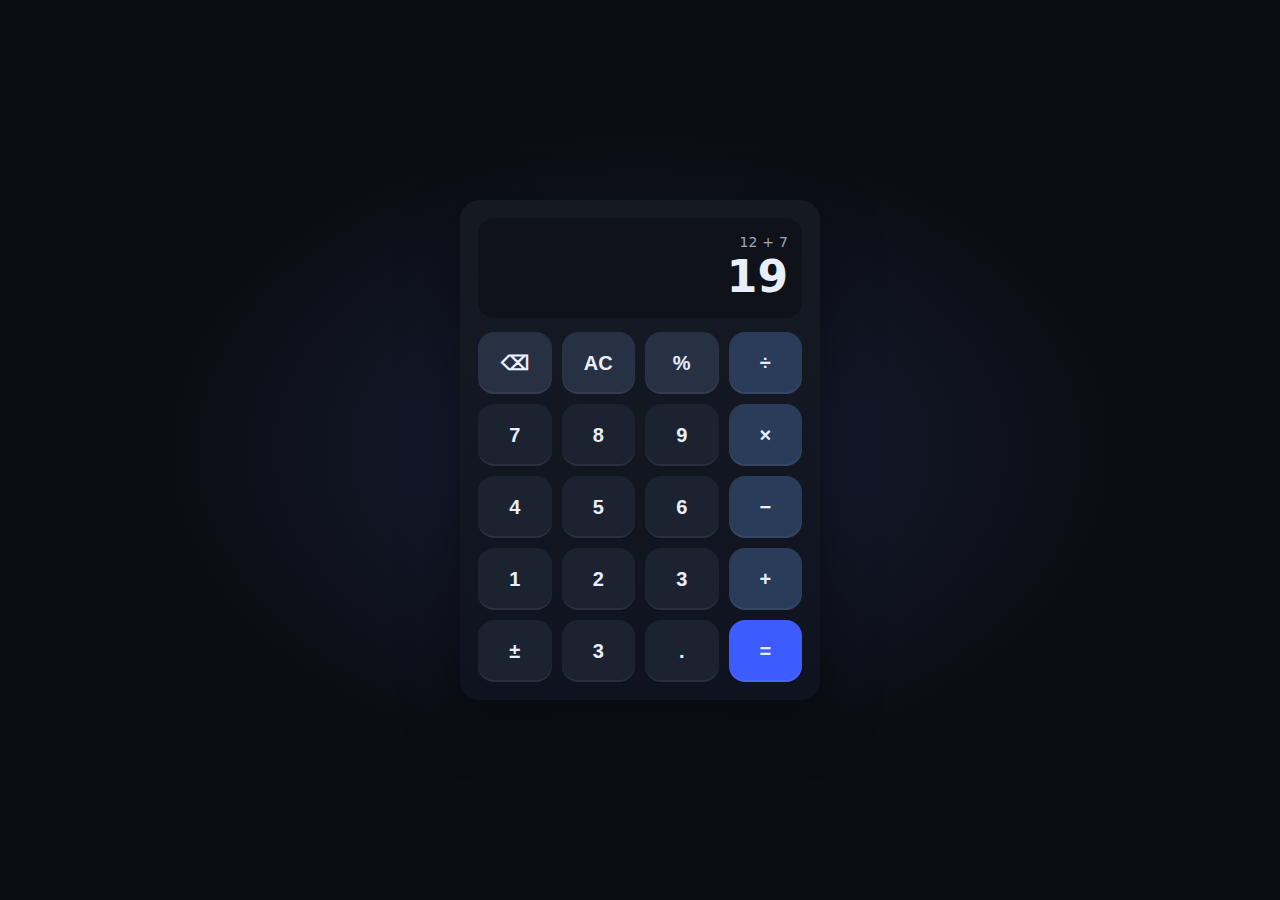
<file: index.html>
<!doctype html>
<html lang="ko">
<head>
  <meta charset="UTF-8" />
  <meta name="viewport" content="width=device-width, initial-scale=1.0" />
  <title>안성원 1주차 과제</title>
  <link rel="stylesheet" href="./styles.css" />
</head>
<body>
  <main class="app">
    <section class="calc" aria-label="calculator">
      <header class="display" aria-label="display">
        <div class="display_history">12 + 7</div>
        <div class="display_result">19</div>
      </header>

      <div class="keys" aria-label="keys">
        <button class="key key--util">⌫</button>
        <button class="key key--util">AC</button>
        <button class="key key--util">%</button>
        <button class="key key--op">÷</button>

        <button class="key">7</button>
        <button class="key">8</button>
        <button class="key">9</button>
        <button class="key key--op">×</button>

        <button class="key">4</button>
        <button class="key">5</button>
        <button class="key">6</button>
        <button class="key key--op">−</button>

        <button class="key">1</button>
        <button class="key">2</button>
        <button class="key">3</button>
        <button class="key key--op">+</button>

        <button class="key">±</button>
        <button class="key">3</button>
        <button class="key">.</button>
        <button class="key key--eq">=</button>
      </div>
    </section>
  </main>
</body>
</html>
</file>
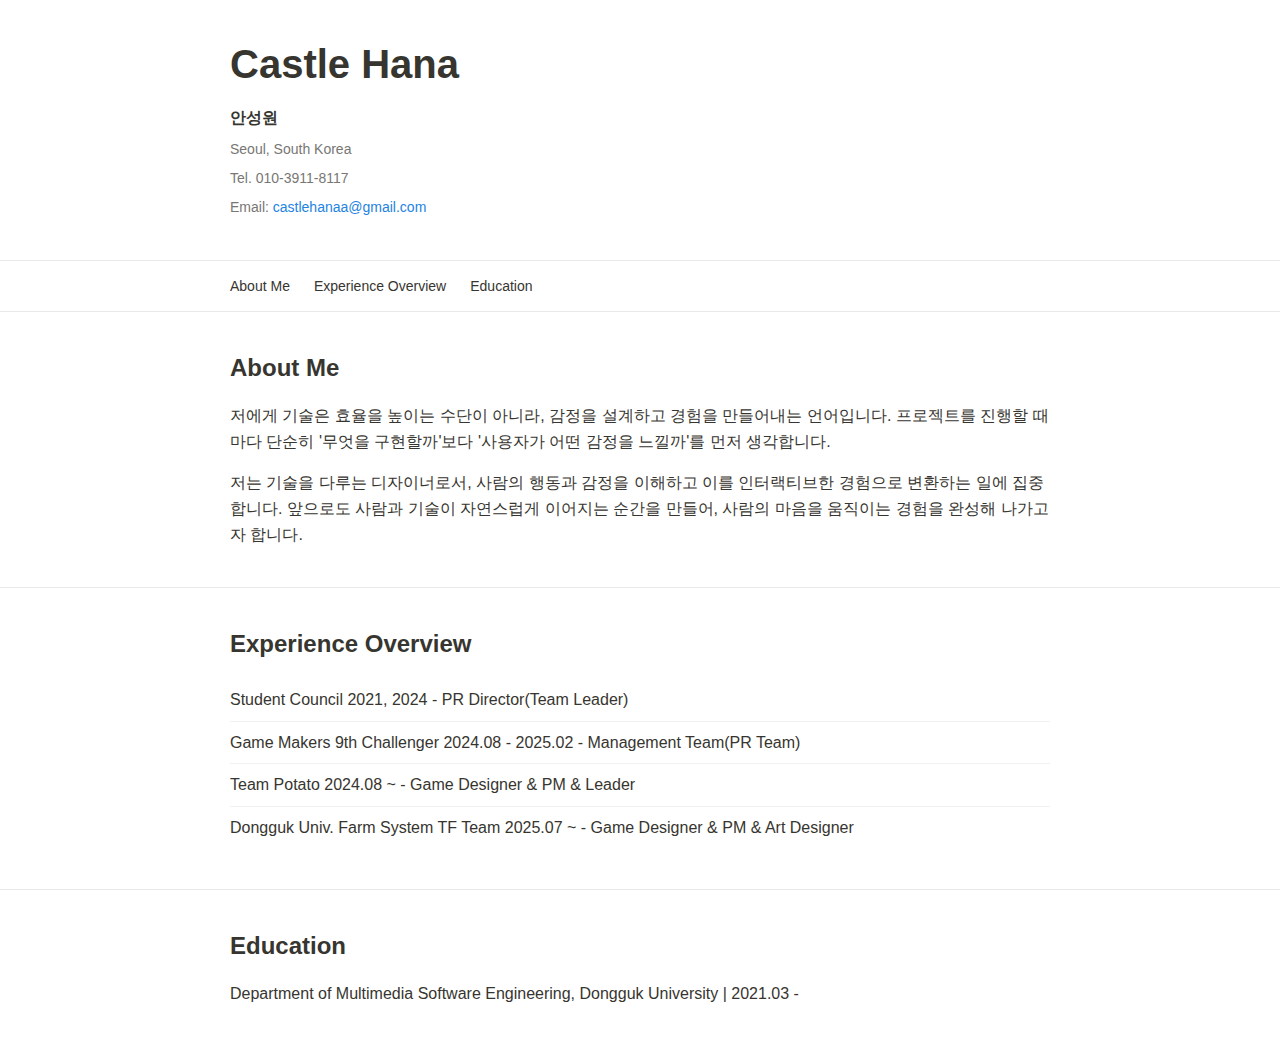
<file: 1Week/index.html>
<!DOCTYPE html>
<html lang="ko">
<head>
    <meta charset="UTF-8">
    <meta name="viewport" content="width=device-width, initial-scale=1.0">
    <title>Castle Hana</title>
    <link rel="stylesheet" href="styles.css">
</head>
<body>
    <header class="header">
        <div class="container">
            <h1 class="header-title">Castle Hana</h1>
            <div class="header-info">
                <p class="header-name">안성원</p>
                <p class="header-location">Seoul, South Korea</p>
                <p class="header-contact">Tel. 010-3911-8117</p>
                <p class="header-email">Email: <a href="mailto:castlehana@gmail.com">castlehanaa@gmail.com</a></p>
            </div>
        </div>
    </header>

    <nav class="navbar">
        <div class="nav-container">
            <input type="checkbox" id="menuToggle" class="menu-checkbox">
            <label for="menuToggle" class="menu-toggle" aria-label="메뉴 토글">
                <span></span>
                <span></span>
                <span></span>
            </label>
            <ul class="nav-menu">
                <li><a href="#about" class="nav-link">About Me</a></li>
                <li><a href="#experience" class="nav-link">Experience Overview</a></li>
                <li><a href="#education" class="nav-link">Education</a></li>
            </ul>
        </div>
    </nav>

    <main class="main-content">
        <section id="about" class="section">
            <div class="container">
                <h2 class="section-title">About Me</h2>
                <div class="section-content">
                    <p>저에게 기술은 효율을 높이는 수단이 아니라, 감정을 설계하고 경험을 만들어내는 언어입니다. 프로젝트를 진행할 때마다 단순히 '무엇을 구현할까'보다 '사용자가 어떤 감정을 느낄까'를 먼저 생각합니다.</p>
                    <p>저는 기술을 다루는 디자이너로서, 사람의 행동과 감정을 이해하고 이를 인터랙티브한 경험으로 변환하는 일에 집중합니다. 앞으로도 사람과 기술이 자연스럽게 이어지는 순간을 만들어, 사람의 마음을 움직이는 경험을 완성해 나가고자 합니다.</p>
                </div>
            </div>
        </section>

        <section id="experience" class="section">
            <div class="container">
                <h2 class="section-title">Experience Overview</h2>
                <div class="section-content">
                    <ul class="experience-list">
                        <li>Student Council 2021, 2024 - PR Director(Team Leader)</li>
                        <li>Game Makers 9th Challenger 2024.08 - 2025.02 - Management Team(PR Team)</li>
                        <li>Team Potato 2024.08 ~ - Game Designer & PM & Leader</li>
                        <li>Dongguk Univ. Farm System TF Team 2025.07 ~ - Game Designer & PM & Art Designer</li>
                    </ul>
                </div>
            </div>
        </section>

        <section id="education" class="section">
            <div class="container">
                <h2 class="section-title">Education</h2>
                <div class="section-content">
                    <p>Department of Multimedia Software Engineering, Dongguk University | 2021.03 -</p>
                </div>
            </div>
        </section>
    </main>
</body>
</html>
</file>
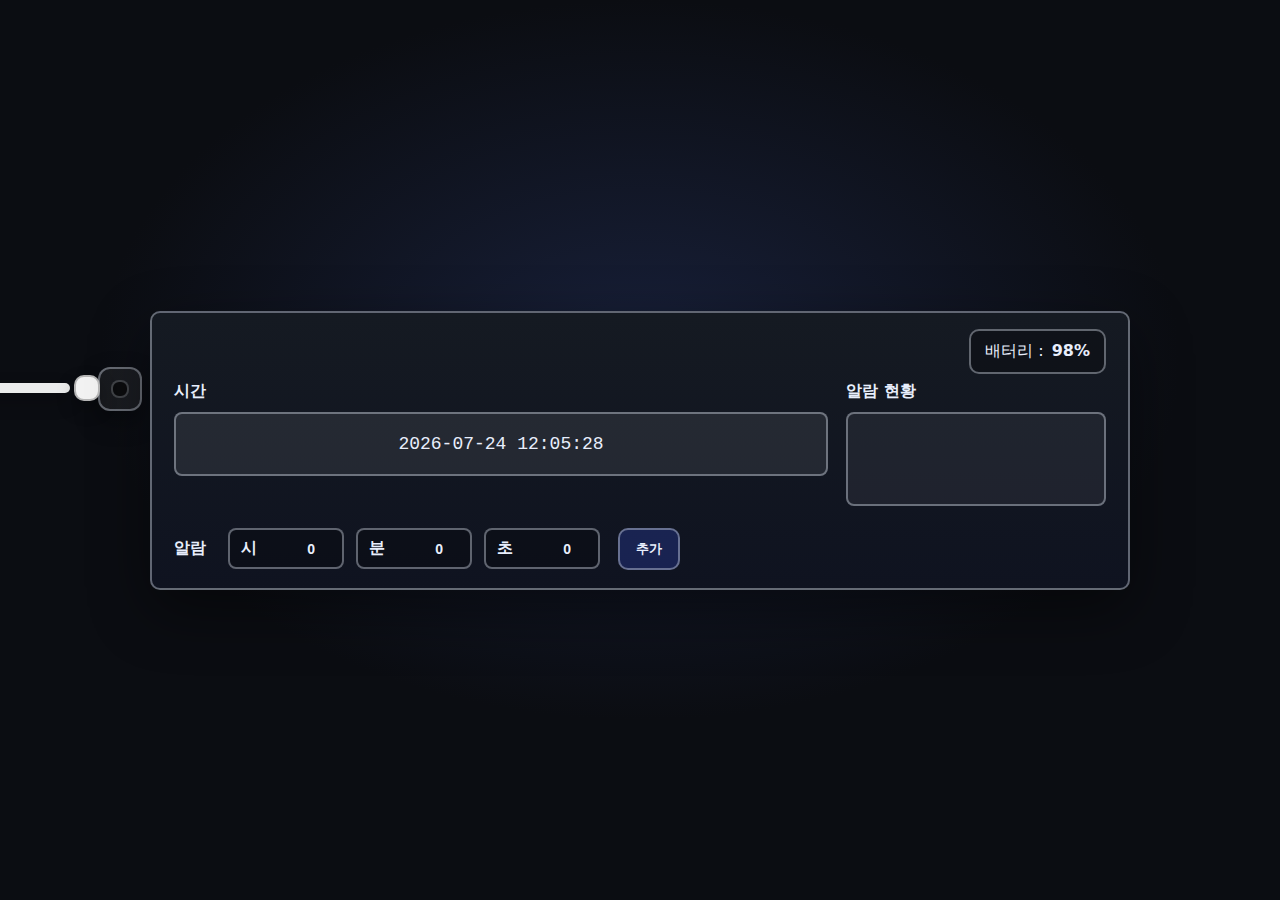
<file: 3Week/Project 1/index.html>
<!doctype html>
<html lang="ko">
<head>
  <meta charset="UTF-8" />
  <meta name="viewport" content="width=device-width, initial-scale=1.0" />
  <title>Project#1 시계</title>
  <link rel="stylesheet" href="./styles.css" />
</head>
<body>
  <main class="app">
    <section class="clock" aria-label="clock">

      <!-- frame 밖에 충전 요소를 놓기 위해 wrapper -->
      <div class="stage">

        <!-- (밖) 연결 단자 -->
        <div class="port" id="port" aria-label="charging port">
          <span class="port__hole"></span>
        </div>

        <!-- (밖) 드래그 가능한 굵은 흰 선(케이블) -->
        <div class="cable" id="cable" role="button" aria-label="charging cable">
          <div class="cable__line"></div>
          <div class="cable__head" id="cableHead"></div>
        </div>

        <!-- 시계 박스 -->
        <div class="frame">

          <!-- (우상단) 배터리 박스 -->
          <div class="battery" id="batteryBox" aria-label="battery">
            <span class="battery__label">배터리 :</span>
            <strong class="battery__value" id="batteryText">100%</strong>
          </div>

          <!-- (중앙 레이아웃) -->
          <div class="layout">
            <div class="timeArea">
              <div class="label">시간</div>
              <div class="timeBox" id="timeDisplay">---- -- -- --:--:--</div>
            </div>

            <div class="statusArea">
              <div class="label">알람 현황</div>
              <div class="statusBox" id="alarmStatusBox"></div>
            </div>

            <div class="alarmRow">
              <div class="alarmRow__label">알람</div>

              <div class="mini">
                <span class="mini__txt">시</span>
                <input id="hour" class="mini__input" type="number" min="0" max="23" value="0" />
              </div>

              <div class="mini">
                <span class="mini__txt">분</span>
                <input id="min" class="mini__input" type="number" min="0" max="59" value="0" />
              </div>

              <div class="mini">
                <span class="mini__txt">초</span>
                <input id="sec" class="mini__input" type="number" min="0" max="59" value="0" />
              </div>

              <button class="btn" id="addAlarmBtn" type="button">추가</button>
            </div>
          </div>

        </div>
      </div>
    </section>
  </main>

  <script>
    const $ = (s) => document.querySelector(s);

    const timeDisplay = $("#timeDisplay");
    const batteryText = $("#batteryText");
    const batteryBox  = $("#batteryBox");
    const alarmStatusBox = $("#alarmStatusBox");

    const hourInput = $("#hour");
    const minInput  = $("#min");
    const secInput  = $("#sec");
    const addAlarmBtn = $("#addAlarmBtn");

    // NEW: port + cable
    const port = $("#port");
    const cable = $("#cable");
    const cableHead = $("#cableHead");

    // FR1/FR2
    let battery = 100;
    let charging = false;

    // FR3/FR4
    const alarms = []; // { hh, mm, ss, firedKey }
    let lastSecondKey = "";

    function pad2(n){ return String(n).padStart(2,"0"); }
    function clamp(n, lo, hi){ return Math.max(lo, Math.min(hi, n)); }

    function formatNow(d){
      const yyyy = d.getFullYear();
      const mm = pad2(d.getMonth()+1);
      const dd = pad2(d.getDate());
      const hh = pad2(d.getHours());
      const mi = pad2(d.getMinutes());
      const ss = pad2(d.getSeconds());
      return `${yyyy}-${mm}-${dd} ${hh}:${mi}:${ss}`;
    }

    function setBattery(next){
      battery = clamp(next, 0, 100);
      batteryText.textContent = `${battery}%`;

      if (battery === 0) timeDisplay.classList.add("off");
      else timeDisplay.classList.remove("off");
    }

    function renderAlarmStatus(){
      if (alarms.length === 0){
        alarmStatusBox.textContent = "";
        alarmStatusBox.classList.remove("hasText");
        return;
      }

      const sorted = [...alarms].sort((a,b)=>{
        const ta = a.hh*3600 + a.mm*60 + a.ss;
        const tb = b.hh*3600 + b.mm*60 + b.ss;
        return ta - tb;
      });

      alarmStatusBox.textContent = sorted
        .map((a,i)=> `${i+1}. ${pad2(a.hh)}:${pad2(a.mm)}:${pad2(a.ss)}`)
        .join("\n");

      alarmStatusBox.classList.add("hasText");
    }

    function beep(ms=450){
      try{
        const ctx = new (window.AudioContext || window.webkitAudioContext)();
        const osc = ctx.createOscillator();
        const gain = ctx.createGain();
        osc.type = "square";
        osc.frequency.value = 880;
        gain.gain.value = 0.03;
        osc.connect(gain); gain.connect(ctx.destination);
        osc.start();
        setTimeout(()=>{ osc.stop(); ctx.close(); }, ms);
      }catch(e){}
    }

    function fireAlarm(atText){
      alarmStatusBox.classList.add("ring");
      beep(600);
      setTimeout(()=> alarmStatusBox.classList.remove("ring"), 800);
      alert(`알람! ${atText}`);
    }

    function setCharging(on){
      charging = on;
      batteryBox.classList.toggle("charging", on); // 연두 글로우
      port.classList.toggle("connected", on);
      cable.classList.toggle("connected", on);
    }

    function tick(){
      const now = new Date();
      timeDisplay.textContent = formatNow(now);

      const secondKey = `${now.getFullYear()}-${now.getMonth()}-${now.getDate()}-${now.getHours()}-${now.getMinutes()}-${now.getSeconds()}`;
      if (secondKey !== lastSecondKey){
        lastSecondKey = secondKey;

        // 배터리 증감
        if (charging) setBattery(battery + 1);
        else setBattery(battery - 1);

        // 알람 체크
        const hh = now.getHours(), mm = now.getMinutes(), ss = now.getSeconds();
        const todayKey = `${now.getFullYear()}-${now.getMonth()+1}-${now.getDate()}`;

        alarms.forEach(a=>{
          const firedKey = `${todayKey}-${a.hh}-${a.mm}-${a.ss}`;
          if (a.hh===hh && a.mm===mm && a.ss===ss && a.firedKey!==firedKey){
            a.firedKey = firedKey;
            fireAlarm(`${pad2(a.hh)}:${pad2(a.mm)}:${pad2(a.ss)}`);
          }
        });

        renderAlarmStatus();
      }

      requestAnimationFrame(tick);
    }

    // 알람 추가(최대 3개)
    addAlarmBtn.addEventListener("click", ()=>{
      if (alarms.length >= 3){
        alert("최대 3개 알람까지만 가능합니다.");
        return;
      }

      let hh = clamp(Number(hourInput.value||0), 0, 23);
      let mm = clamp(Number(minInput.value||0), 0, 59);
      let ss = clamp(Number(secInput.value||0), 0, 59);

      hourInput.value = hh;
      minInput.value  = mm;
      secInput.value  = ss;

      const exists = alarms.some(a => a.hh===hh && a.mm===mm && a.ss===ss);
      if (exists){
        alert("같은 시간이 이미 등록되어 있습니다.");
        return;
      }

      alarms.push({ hh, mm, ss, firedKey: "" });
      renderAlarmStatus();
    });

    let dragging = false;
    let dragOffsetX = 0;
    let dragOffsetY = 0;

    function getCenterRect(el){
      const r = el.getBoundingClientRect();
      return { cx: (r.left + r.right)/2, cy: (r.top + r.bottom)/2, rect: r };
    }

    function headTouchesPort(){
      const p = port.getBoundingClientRect();
      const h = getCenterRect(cableHead);
      // 헤드 중심점이 포트 내부면 접촉
      return (h.cx >= p.left && h.cx <= p.right && h.cy >= p.top && h.cy <= p.bottom);
    }

    function updateConnectState(){
      setCharging(headTouchesPort());
    }

    function setCablePos(clientX, clientY){
      // cable은 stage 기준 absolute (left/top)
      const stage = document.querySelector(".stage");
      const s = stage.getBoundingClientRect();
      const x = clientX - s.left - dragOffsetX;
      const y = clientY - s.top  - dragOffsetY;

      cable.style.left = `${x}px`;
      cable.style.top  = `${y}px`;

      updateConnectState();
    }

    cable.addEventListener("pointerdown", (e)=>{
      dragging = true;
      cable.setPointerCapture(e.pointerId);

      const r = cable.getBoundingClientRect();
      dragOffsetX = e.clientX - r.left;
      dragOffsetY = e.clientY - r.top;

      cable.classList.add("dragging");
    });

    cable.addEventListener("pointermove", (e)=>{
      if (!dragging) return;
      setCablePos(e.clientX, e.clientY);
    });

    cable.addEventListener("pointerup", ()=>{
      dragging = false;
      cable.classList.remove("dragging");
      updateConnectState();
    });

    cable.addEventListener("pointercancel", ()=>{
      dragging = false;
      cable.classList.remove("dragging");
      updateConnectState();
    });

    // 시작
    setBattery(100);
    renderAlarmStatus();

    window.addEventListener("load", ()=>{
      // 초기 연결 상태 계산
      updateConnectState();
      requestAnimationFrame(tick);
    });

    window.addEventListener("resize", updateConnectState);
  </script>
</body>
</html>
</file>
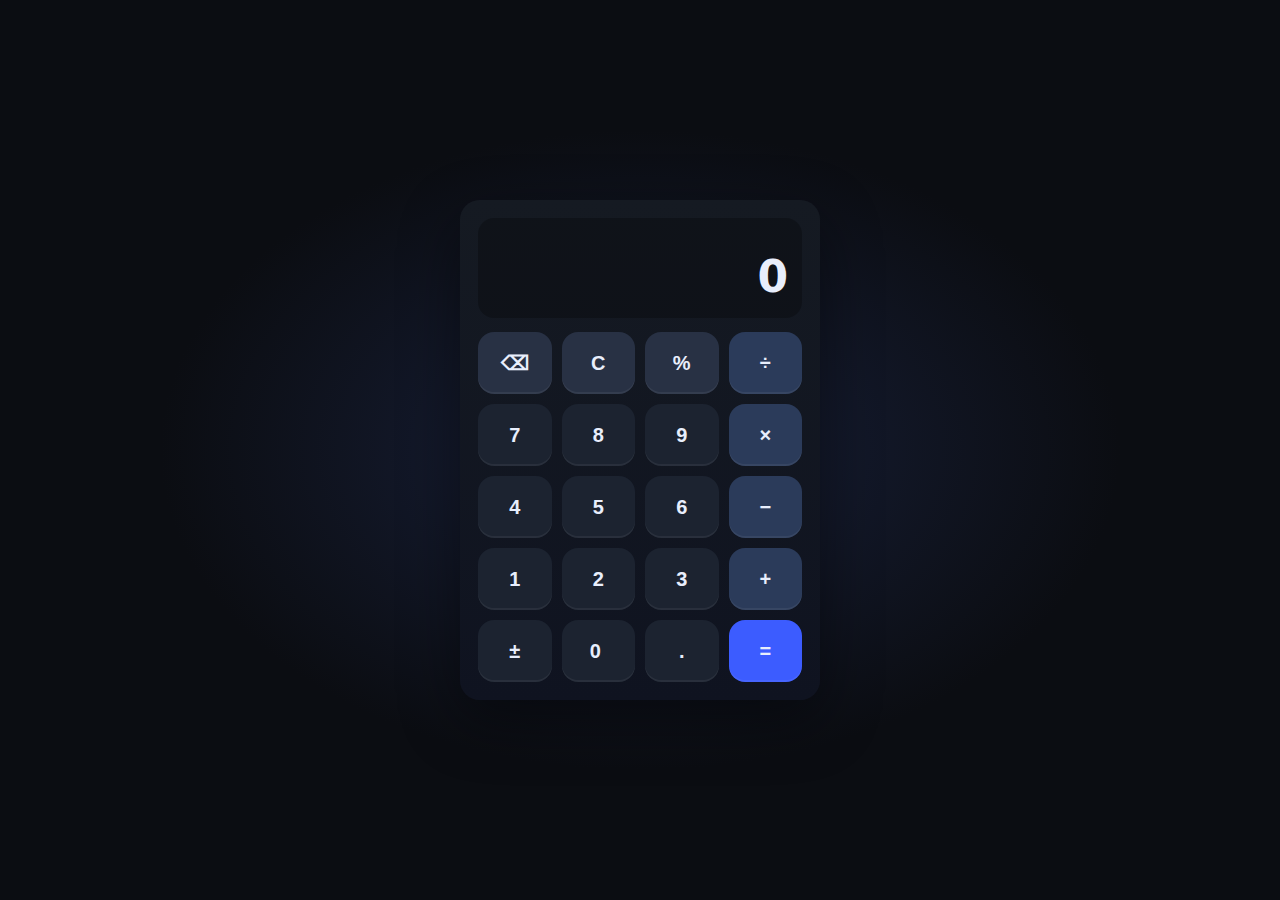
<file: 3Week/Project 2/index.html>
<!-- index.html (전체) -->
<!doctype html>
<html lang="ko">
<head>
  <meta charset="UTF-8" />
  <meta name="viewport" content="width=device-width, initial-scale=1.0" />
  <title>Project#2 계산기</title>
  <link rel="stylesheet" href="./styles.css" />
</head>
<body>
  <main class="app">
    <section class="calc" aria-label="calculator">
      <header class="display" aria-label="display">
        <!-- FR2: 입력된 숫자/연산 기호 표시 (여기 클릭하면 FR5 기록 토글) -->
        <div class="display_history" id="history"></div>
        <div class="display_result" id="result">0</div>
      </header>

      <!-- 기존 레이아웃/디자인 유지: classes 그대로, data-*만 추가 -->
      <div class="keys" aria-label="keys">
        <!-- 1행 -->
        <button class="key key--util" data-action="back">⌫</button>
        <button class="key key--util" data-action="c">C</button>
        <button class="key key--util" data-action="ce">%</button>
        <button class="key key--op" data-op="/">÷</button>

        <!-- 2행 -->
        <button class="key" data-num="7">7</button>
        <button class="key" data-num="8">8</button>
        <button class="key" data-num="9">9</button>
        <button class="key key--op" data-op="*">×</button>

        <!-- 3행 -->
        <button class="key" data-num="4">4</button>
        <button class="key" data-num="5">5</button>
        <button class="key" data-num="6">6</button>
        <button class="key key--op" data-op="-">−</button>

        <!-- 4행 -->
        <button class="key" data-num="1">1</button>
        <button class="key" data-num="2">2</button>
        <button class="key" data-num="3">3</button>
        <button class="key key--op" data-op="+">+</button>

        <!-- 5행 -->
        <button class="key" data-action="sign">±</button>
        <button class="key key--zero" data-num="0">0</button>
        <button class="key" data-action="dot">.</button>
        <button class="key key--eq" data-action="eq">=</button>
      </div>
    </section>
  </main>

  <script>
    // -------------------------
    // FR1: 숫자(0~9), 사칙연산(+,-,*,/)
    // FR2: 상단에 현재 입력 수식 표시
    // FR3: '=' 누르면 결과 표시
    // FR4: AC(C) 전체 초기화 / %(CE) 현재 입력만 초기화 / ⌫ 백스페이스
    // FR5: 추가 기능 1개 = "연산 기록 저장/보기"
    //      - 레이아웃 변경 없이 display_history 클릭으로 기록 토글
    // optional: 숫자 길이 제한
    // -------------------------

    const elHistory = document.getElementById("history");
    const elResult  = document.getElementById("result");
    const keys      = document.querySelector(".keys");

    const MAX_DIGITS = 12; // (optional) 숫자 길이 제한

    // 상태
    let a = null;         // number
    let op = null;        // '+','-','*','/'
    let bStr = "0";       // 현재 입력 문자열
    let justEvaluated = false;

    // FR5: 기록 (최근 5개만, localStorage 저장)
    const STORAGE_KEY = "calc_history_v1";
    let records = loadRecords();
    let showRecords = false;

    function loadRecords() {
      try {
        const raw = localStorage.getItem(STORAGE_KEY);
        return raw ? JSON.parse(raw) : [];
      } catch {
        return [];
      }
    }
    function saveRecords() {
      try { localStorage.setItem(STORAGE_KEY, JSON.stringify(records)); } catch {}
    }

    function formatOp(symbol) {
      if (symbol === "+") return "+";
      if (symbol === "-") return "−";
      if (symbol === "*") return "×";
      if (symbol === "/") return "÷";
      return symbol;
    }

    function sanitizeNumStr(s) {
      // "00012" -> "12", "-00012" -> "-12", "0." 유지
      const neg = s.startsWith("-");
      let t = neg ? s.slice(1) : s;

      if (t.includes(".")) {
        const [i, f] = t.split(".");
        const ii = (i.replace(/^0+(?=\d)/, "") || "0");
        t = ii + "." + f;
      } else {
        t = (t.replace(/^0+(?=\d)/, "") || "0");
      }
      return neg ? "-" + t : t;
    }

    function digitCount(s) {
      return s.replace("-", "").replace(".", "").length;
    }

    function setBStr(next) {
      let s = next;
      if (s !== "0" && s !== "-0" && s !== "Error") s = sanitizeNumStr(s);
      bStr = s;
      elResult.textContent = bStr;
    }

    function toNumber(s) {
      if (s === "Error") return NaN;
      if (s === "-" || s === "" || s === ".") return 0;
      if (s.endsWith(".")) return Number(s.slice(0, -1));
      return Number(s);
    }

    function compute(x, operator, y) {
      if (operator === "+") return x + y;
      if (operator === "-") return x - y;
      if (operator === "*") return x * y;
      if (operator === "/") return (y === 0) ? NaN : x / y;
      return NaN;
    }

    function normalizeResult(n) {
      if (!Number.isFinite(n)) return "Error";
      // 너무 길면 적당히 줄이기
      const s = String(n);
      if (s.replace("-", "").replace(".", "").length > 14) {
        return n.toPrecision(12).replace(/\.?0+$/,"");
      }
      return s;
    }

    function exprTextLive() {
      // FR2: "현재 입력 상황" 표시
      const left = (a === null) ? "" : String(a);
      const mid = op ? ` ${formatOp(op)} ` : "";
      const right = (op && !justEvaluated) ? bStr : "";
      return (left + mid + right).trim();
    }

    function pushRecord(expr, value) {
      records.unshift({ expr, value, t: Date.now() });
      if (records.length > 5) records = records.slice(0, 5);
      saveRecords();
    }

    function renderRecordsInline() {
      if (records.length === 0) return "기록 없음";
      return records
        .map((r, i) => `${i + 1}) ${r.expr} = ${r.value}`)
        .join("\n");
    }



    function render() {
      elHistory.textContent = showRecords ? renderRecordsInline() : exprTextLive();
      elResult.textContent = bStr;
    }

    // -------- 입력 처리 --------
    function inputDigit(d) {
      if (bStr === "Error") setBStr("0");

      if (justEvaluated && op === null) {
        // 결과 직후 새 숫자 입력이면 초기화하고 시작
        a = null;
        setBStr(d);
        justEvaluated = false;
        render();
        return;
      }

      // 길이 제한(숫자만 카운트)
      const candidate =
        (bStr === "0")  ? d :
        (bStr === "-0") ? ("-" + d) :
        (bStr + d);

      if (digitCount(candidate) > MAX_DIGITS) return;

      setBStr(candidate);
      justEvaluated = false;
      render();
    }

    function inputDot() {
      if (bStr === "Error") setBStr("0");

      if (justEvaluated && op === null) {
        a = null;
        setBStr("0.");
        justEvaluated = false;
        render();
        return;
      }

      if (!bStr.includes(".")) setBStr(bStr + ".");
      justEvaluated = false;
      render();
    }

    function toggleSign() {
      if (bStr === "Error") return;

      if (bStr.startsWith("-")) setBStr(bStr.slice(1));
      else setBStr(bStr === "0" ? "-0" : "-" + bStr);

      render();
    }

    function backspace() {
      if (bStr === "Error") {
        setBStr("0");
        render();
        return;
      }
      if (justEvaluated && op === null) return;

      if (bStr.length <= 1 || (bStr.length === 2 && bStr.startsWith("-"))) {
        setBStr("0");
      } else {
        setBStr(bStr.slice(0, -1));
        if (bStr === "-" || bStr === "") setBStr("0");
      }
      render();
    }

    // FR4
    function clearC() {
      a = null;
      op = null;
      bStr = "0";
      justEvaluated = false;
      render();
    }

    function clearCE() {
      bStr = "0";
      justEvaluated = false;
      render();
    }

    function chooseOp(nextOp) {
      if (bStr === "Error") return;

      const b = toNumber(bStr);

      if (a === null) {
        a = b;
        op = nextOp;
        bStr = "0";
        justEvaluated = false;
        render();
        return;
      }

      // 이미 연산자가 있고, 지금까지 입력이 있으면 중간 계산
      if (op !== null && !justEvaluated) {
        const r = compute(a, op, b);
        const rStr = normalizeResult(r);

        if (rStr === "Error") {
          a = null; op = null; bStr = "Error";
          render();
          return;
        }

        a = Number(rStr);
        op = nextOp;
        bStr = "0";
        justEvaluated = false;
        render();
        return;
      }

      // 연산자만 교체
      op = nextOp;
      justEvaluated = false;
      render();
    }

    // FR3
    function equal() {
      if (bStr === "Error") return;
      if (a === null || op === null) return;

      const b = toNumber(bStr);
      const exprHuman = `${a} ${formatOp(op)} ${b}`;

      const r = compute(a, op, b);
      const rStr = normalizeResult(r);

      bStr = rStr;
      elResult.textContent = bStr;

      // FR2: 계산 완료 시에도 수식이 보이게
      elHistory.textContent = exprHuman;

      // FR5: 기록 저장(정상 결과만)
      if (rStr !== "Error") pushRecord(`${a}${formatOp(op)}${b}`, rStr);

      if (rStr === "Error") {
        a = null;
        op = null;
      } else {
        a = Number(rStr);
        op = null;
      }

      justEvaluated = true;
    }

    // -------- 이벤트 --------
    keys.addEventListener("click", (e) => {
      const btn = e.target.closest("button");
      if (!btn) return;

      const num = btn.dataset.num;
      const opSymbol = btn.dataset.op;
      const action = btn.dataset.action;

      if (num !== undefined) inputDigit(num);
      else if (opSymbol) chooseOp(opSymbol);
      else if (action === "dot") inputDot();
      else if (action === "sign") toggleSign();
      else if (action === "back") backspace();
      else if (action === "c") clearC();
      else if (action === "ce") clearCE();
      else if (action === "eq") equal();
    });

    // FR5: 기록 토글(레이아웃 변경 없음)
    elHistory.addEventListener("click", () => {
      showRecords = !showRecords;
      render();
    });

    render();
  </script>
</body>
</html>
</file>
<file: styles.css>
:root {
  --bg: #0b0d12;
  --panel: #151a22;
  --panel-2: #0f1320;
  --text: #e8eefc;
  --muted: #9aa7c0;
  --key: #1c2330;
  --util: #283144;
  --op: #2b3b5a;
  --eq: #3c5cff;
  --radius: 20px;
}

* { box-sizing: border-box; }
html, body { height: 100%; }
body {
  margin: 0;
  font-family: system-ui, -apple-system, Segoe UI, Roboto, "Noto Sans KR", Arial, sans-serif;
  background: radial-gradient(1200px 800px at 50% 50%, #18203a 0%, var(--bg) 40%);
  color: var(--text);
}

.app {
  min-height: 100%;
  display: grid;
  place-items: center;
  padding: 24px;
}

.calc {
  width: min(360px, 100%);
  background: linear-gradient(180deg, var(--panel) 0%, var(--panel-2) 100%);
  border-radius: var(--radius);
  padding: 18px;
  box-shadow: 0 20px 60px rgba(0,0,0,0.45);
}

.display {
  border-radius: 16px;
  padding: 16px 14px;
  background: rgba(0,0,0,0.25);
  margin-bottom: 14px;
}

.display_history {
  color: var(--muted);
  font-size: 14px;
  text-align: right;
  min-height: 18px;
  letter-spacing: 0.2px;
}

.display_result {
  font-size: 44px;
  font-weight: 700;
  text-align: right;
  line-height: 1.15;
  overflow: hidden;
  text-overflow: ellipsis;
  white-space: nowrap;
}

.keys {
  display: grid;
  grid-template-columns: repeat(4, 1fr);
  gap: 10px;
}

.key {
  height: 62px;
  border: 0;
  border-radius: 16px;
  background: var(--key);
  color: var(--text);
  font-size: 20px;
  font-weight: 650;
  user-select: none;
  box-shadow: inset 0 -2px 0 rgba(255,255,255,0.06);
}


.key--util { background: var(--util); }
.key--op { background: var(--op); }
.key--eq { background: var(--eq); }

.key--zero {
  grid-column: span 2;
  text-align: center;
  padding-left: 22px;
}
</file>
<file: 3Week/Project 1/styles.css>
:root{
  --bg: #0b0d12;
  --panel: #151a22;
  --panel-2: #0f1320;
  --text: #e8eefc;
  --muted: #9aa7c0;

  --stroke: rgba(232, 238, 252, 0.26);
  --stroke-strong: rgba(232, 238, 252, 0.38);

  --box: rgba(0,0,0,0.25);
  --box-2: rgba(0,0,0,0.35);

  --radius: 18px;

  /* NEW: 충전 색 */
  --charge: #b7ff57;          /* 연두 */
  --charge-soft: rgba(183,255,87,0.35);
}

*{ box-sizing:border-box; }
html,body{ height:100%; }
body{
  margin:0;
  font-family: system-ui, -apple-system, Segoe UI, Roboto, "Noto Sans KR", Arial, sans-serif;
  background: radial-gradient(1200px 800px at 50% 40%, #18203a 0%, var(--bg) 45%);
  color: var(--text);
}

.app{
  min-height:100%;
  display:grid;
  place-items:center;
  padding: 24px;
}

.clock{ width: min(980px, 100%); }

/* NEW: frame 밖에 요소 배치용 */
.stage{
  position: relative;
  width: 100%;
}

/* 시계 박스 */
.frame{
  position: relative;
  border: 2px solid var(--stroke-strong);
  border-radius: 10px;
  background: linear-gradient(180deg, var(--panel) 0%, var(--panel-2) 100%);
  padding: 22px 22px 18px;
  box-shadow: 0 20px 60px rgba(0,0,0,0.45);
}

/* 우상단 배터리 */
.battery{
  position:absolute;
  top: 16px;
  right: 22px;

  display:flex;
  align-items: baseline;
  gap: 8px;

  padding: 10px 14px;
  border: 2px solid var(--stroke-strong);
  border-radius: 10px;
  background: var(--box);
  user-select:none;
}
.battery__value{ font-weight: 800; }

/* NEW: 연결되면 배터리 외곽에 연두 광선(글로우) */
.battery.charging{
  border-color: var(--charge);
  box-shadow:
    0 0 0 2px rgba(183,255,87,0.25),
    0 0 18px var(--charge-soft),
    0 0 34px rgba(183,255,87,0.18);
}

/* 중앙 레이아웃 */
.layout{
  margin-top: 22px;
  padding-top: 22px;

  display:grid;
  grid-template-columns: 1fr 260px;
  grid-template-rows: auto auto;
  gap: 16px 18px;
  align-items:start;
}

.label{
  font-weight: 800;
  margin: 2px 0 10px;
}

.timeArea{ grid-column: 1; grid-row: 1; }
.timeBox{
  border: 2px solid var(--stroke-strong);
  border-radius: 8px;
  background: rgba(255,255,255,0.08);
  padding: 20px 18px;

  text-align:center;
  font-family: ui-monospace, SFMono-Regular, Menlo, Monaco, Consolas, "Liberation Mono", monospace;
  font-size: 18px;
  user-select:none;
}
.timeBox.off{
  background:#000;
  color: transparent;
}

.statusArea{ grid-column: 2; grid-row: 1; }
.statusBox{
  border: 2px solid var(--stroke-strong);
  border-radius: 8px;
  background: rgba(255,255,255,0.06);
  min-height: 94px;
  padding: 12px;

  white-space: pre-line;
  font-family: ui-monospace, SFMono-Regular, Menlo, Monaco, Consolas, "Liberation Mono", monospace;
}
.statusBox.ring{
  outline: 3px solid rgba(255,255,255,0.55);
  outline-offset: 2px;
}
.statusBox:not(.hasText){ color: transparent; }

.alarmRow{
  grid-column: 1 / span 2;
  grid-row: 2;

  display:flex;
  align-items:center;
  gap: 12px;
  padding-top: 6px;
}
.alarmRow__label{ font-weight: 800; margin-right: 10px; }

.mini{
  display:flex;
  align-items:center;
  gap: 8px;

  border: 2px solid var(--stroke-strong);
  border-radius: 8px;
  background: var(--box);
  padding: 8px 10px;
}
.mini__txt{
  width: 18px;
  text-align:center;
  font-weight: 800;
}
.mini__input{
  width: 66px;
  border: 0;
  outline: none;
  background: transparent;
  color: var(--text);
  font-size: 14px;
  font-weight: 650;
  text-align: right;
}

.btn{
  margin-left: 6px;
  border: 2px solid var(--stroke-strong);
  border-radius: 10px;
  background: rgba(60,92,255,0.22);
  color: var(--text);
  padding: 10px 16px;
  font-weight: 800;
  cursor:pointer;
  user-select:none;
}
.btn:active{ transform: translateY(1px); }


/* 연결 단자: frame 왼쪽 바깥에 고정 */
.port{
  position: absolute;
  left: -52px;
  top: 56px;

  width: 44px;
  height: 44px;
  border-radius: 12px;

  border: 2px solid var(--stroke-strong);
  background: rgba(255,255,255,0.06);
  box-shadow: 0 10px 25px rgba(0,0,0,0.35);

  display:grid;
  place-items:center;
}

.port__hole{
  width: 18px;
  height: 18px;
  border-radius: 8px;
  background: rgba(0,0,0,0.55);
  border: 2px solid rgba(232,238,252,0.25);
}

/* 연결 상태일 때 포트도 연두로 */
.port.connected{
  border-color: var(--charge);
  box-shadow:
    0 0 0 2px rgba(183,255,87,0.18),
    0 0 18px var(--charge-soft),
    0 10px 25px rgba(0,0,0,0.35);
}

/* 케이블: 드래그 가능(굵은 흰 선 + 헤드) */
.cable{
  position: absolute;
  left: -320px;    /* 기본 시작 위치(원하면 조절) */
  top: 62px;

  width: 270px;    /* 선 길이 */
  height: 30px;    /* 드래그 히트박스 높이 */
  touch-action: none;
  user-select: none;
  cursor: grab;
}

.cable.dragging{ cursor: grabbing; }

/* 굵은 흰 선 */
.cable__line{
  position:absolute;
  left: 0;
  top: 50%;
  transform: translateY(-50%);

  width: 240px;
  height: 10px;
  border-radius: 999px;

  background: rgba(255,255,255,0.92);
  box-shadow: 0 8px 18px rgba(0,0,0,0.25);
}

/* 케이블 헤드(끝점): 이게 포트에 닿는지 체크 */
.cable__head{
  position:absolute;
  right: 0;
  top: 50%;
  transform: translateY(-50%);

  width: 26px;
  height: 26px;
  border-radius: 10px;

  background: rgba(255,255,255,0.95);
  border: 2px solid rgba(0,0,0,0.25);
  box-shadow: 0 8px 18px rgba(0,0,0,0.25);
}

/* 연결됐을 때 케이블도 연두 빛 */
.cable.connected .cable__line{
  box-shadow:
    0 0 16px var(--charge-soft),
    0 8px 18px rgba(0,0,0,0.25);
}
.cable.connected .cable__head{
  outline: 3px solid rgba(183,255,87,0.55);
  outline-offset: 2px;
}

/* 반응형 */
@media (max-width: 720px){
  .layout{ grid-template-columns: 1fr; }
  .statusArea{ grid-column: 1; }
  .alarmRow{ grid-column: 1; flex-wrap: wrap; }

  /* 모바일에서 port/cable이 너무 밖으로 나가면 살짝 안쪽으로 */
  .port{ left: -36px; }
  .cable{ left: -260px; }
}
</file>
<file: 3Week/Project 2/styles.css>
/* styles.css (전체) — 업로드된 원본 디자인 그대로 :contentReference[oaicite:0]{index=0} */
:root {
  --bg: #0b0d12;
  --panel: #151a22;
  --panel-2: #0f1320;
  --text: #e8eefc;
  --muted: #9aa7c0;
  --key: #1c2330;
  --util: #283144;
  --op: #2b3b5a;
  --eq: #3c5cff;
  --radius: 20px;
}

* { box-sizing: border-box; }
html, body { height: 100%; }
body {
  margin: 0;
  font-family: system-ui, -apple-system, Segoe UI, Roboto, "Noto Sans KR", Arial, sans-serif;
  background: radial-gradient(1200px 800px at 50% 50%, #18203a 0%, var(--bg) 40%);
  color: var(--text);
}

.app {
  min-height: 100%;
  display: grid;
  place-items: center;
  padding: 24px;
}

.calc {
  width: min(360px, 100%);
  background: linear-gradient(180deg, var(--panel) 0%, var(--panel-2) 100%);
  border-radius: var(--radius);
  padding: 18px;
  box-shadow: 0 20px 60px rgba(0,0,0,0.45);
}

.display {
  border-radius: 16px;
  padding: 16px 14px;
  background: rgba(0,0,0,0.25);
  margin-bottom: 14px;
}

.display_history {
  color: var(--muted);
  font-size: 14px;
  text-align: right;
  min-height: 18px;
  letter-spacing: 0.2px;

  white-space: pre-line;
  line-height: 1.4;
}


.display_result {
  font-size: 44px;
  font-weight: 700;
  text-align: right;
  line-height: 1.15;
  overflow: hidden;
  text-overflow: ellipsis;
  white-space: nowrap;
}

.keys {
  display: grid;
  grid-template-columns: repeat(4, 1fr);
  gap: 10px;
}

.key {
  height: 62px;
  border: 0;
  border-radius: 16px;
  background: var(--key);
  color: var(--text);
  font-size: 20px;
  font-weight: 650;
  user-select: none;
  box-shadow: inset 0 -2px 0 rgba(255,255,255,0.06);
}

.key--util { background: var(--util); }
.key--op { background: var(--op); }
.key--eq { background: var(--eq); }

.key--zero {
  grid-column: auto;   /* 또는 이 줄 자체 삭제 */
  padding-left: 0;
}
</file>
<file: 1Week/styles.css>
/* Reset & Base */
* {
  margin: 0;
  padding: 0;
  box-sizing: border-box;
}

html {
  scroll-behavior: smooth;
}

body {
  font-family: ui-sans-serif, -apple-system, BlinkMacSystemFont, "Segoe UI", Helvetica, "Apple Color Emoji", Arial, sans-serif, "Segoe UI Emoji", "Segoe UI Symbol";
  line-height: 1.6;
  color: #37352f;
  background-color: #ffffff;
  font-size: 16px;
}

.container {
  max-width: 900px;
  margin: 0 auto;
  padding: 0 40px;
}

/* Header */
.header {
  background-color: #ffffff;
  border-bottom: 1px solid #e9e9e7;
  padding: 40px 0;
  margin-bottom: 0;
}

.header-title {
  font-size: 40px;
  font-weight: 700;
  color: #37352f;
  margin-bottom: 16px;
  line-height: 1.2;
}

.header-info {
  color: #787774;
  font-size: 14px;
  line-height: 1.8;
}

.header-name {
  font-weight: 600;
  color: #37352f;
  font-size: 16px;
  margin-bottom: 4px;
}

.header-location,
.header-contact {
  margin-bottom: 4px;
}

.header-email {
  margin-bottom: 0;
}

.header-email a {
  color: #2383e2;
  text-decoration: none;
}

.header-email a:hover {
  text-decoration: underline;
}

/* Navigation (Sticky) */
.navbar {
  position: sticky;
  top: 0;
  background-color: #ffffff;
  border-bottom: 1px solid #e9e9e7;
  z-index: 1000;
  transition: all 0.3s ease;
}

.nav-container {
  max-width: 900px;
  margin: 0 auto;
  padding: 0 40px;
  display: flex;
  justify-content: flex-start;
  align-items: center;
  padding: 12px 40px;
}

.nav-menu {
  display: flex;
  list-style: none;
  gap: 24px;
  flex-wrap: wrap;
}

.nav-menu .nav-link {
  text-decoration: none;
  color: #37352f;
  font-weight: 400;
  font-size: 14px;
  position: relative;
  transition: color 0.2s ease;
  padding: 4px 0;
}

.nav-menu .nav-link:hover {
  color: #2383e2;
  background-color: #f1f1ef;
  border-radius: 3px;
  padding: 4px 8px;
  margin: 0 -8px;
}

.menu-checkbox {
  display: none;
}

.menu-toggle {
  display: none;
  flex-direction: column;
  background: none;
  border: none;
  cursor: pointer;
  gap: 4px;
  padding: 8px;
  margin-right: 16px;
}

.menu-toggle span {
  width: 20px;
  height: 2px;
  background-color: #37352f;
  transition: all 0.3s ease;
  display: block;
}

/* Main Content */
.main-content {
  background-color: #ffffff;
}

.section {
  padding: 40px 0;
  border-bottom: 1px solid #e9e9e7;
}

.section:last-of-type {
  border-bottom: none;
}

.section-title {
  font-size: 24px;
  font-weight: 600;
  color: #37352f;
  margin-bottom: 16px;
  line-height: 1.3;
  padding-bottom: 4px;
}

.section-content {
  color: #37352f;
  font-size: 16px;
  line-height: 1.6;
}

.section-content p {
  margin-bottom: 16px;
}

.section-content p:last-child {
  margin-bottom: 0;
}

/* Experience List */
.experience-list {
  list-style: none;
  padding: 0;
}

.experience-list li {
  padding: 8px 0;
  border-bottom: 1px solid #f1f1ef;
  color: #37352f;
  font-size: 16px;
  line-height: 1.6;
}

.experience-list li:last-child {
  border-bottom: none;
}

.experience-list li:hover {
  background-color: #f7f6f3;
  margin: 0 -16px;
  padding: 8px 16px;
  border-radius: 3px;
}

/* Responsive Design */
/* Tablet (1024px) */
@media (max-width: 1024px) {
  .container {
    padding: 0 32px;
  }

  .nav-container {
    padding: 12px 32px;
  }

  .header {
    padding: 32px 0;
  }

  .header-title {
    font-size: 36px;
  }
}

/* Tablet (768px) */
@media (max-width: 768px) {
  .container {
    padding: 0 24px;
  }

  .nav-container {
    padding: 12px 24px;
    justify-content: space-between;
  }

  .nav-menu {
    position: fixed;
    left: -100%;
    top: 60px;
    flex-direction: column;
    background-color: #ffffff;
    width: 100%;
    padding: 16px 24px;
    box-shadow: 0 4px 12px rgba(0, 0, 0, 0.1);
    transition: left 0.3s ease;
    gap: 0;
    border-bottom: 1px solid #e9e9e7;
  }

  .menu-checkbox:checked ~ .nav-menu {
    left: 0;
  }

  .nav-menu .nav-link {
    padding: 12px 0;
    display: block;
    border-bottom: 1px solid #f1f1ef;
  }

  .nav-menu .nav-link:last-child {
    border-bottom: none;
  }

  .nav-menu .nav-link:hover {
    background-color: #f7f6f3;
    margin: 0;
    padding: 12px 16px;
  }

  .menu-toggle {
    display: flex;
    z-index: 1001;
  }

  .menu-checkbox:checked ~ .menu-toggle span:nth-child(1) {
    transform: rotate(45deg) translate(5px, 5px);
  }

  .menu-checkbox:checked ~ .menu-toggle span:nth-child(2) {
    opacity: 0;
  }

  .menu-checkbox:checked ~ .menu-toggle span:nth-child(3) {
    transform: rotate(-45deg) translate(7px, -6px);
  }

  .header {
    padding: 24px 0;
  }

  .header-title {
    font-size: 32px;
  }

  .section {
    padding: 32px 0;
  }

  .section-title {
    font-size: 22px;
  }
}

/* Mobile (360px) */
@media (max-width: 360px) {
  .container {
    padding: 0 16px;
  }

  .nav-container {
    padding: 12px 16px;
  }

  .header {
    padding: 20px 0;
  }

  .header-title {
    font-size: 28px;
  }

  .header-info {
    font-size: 13px;
  }

  .section {
    padding: 24px 0;
  }

  .section-title {
    font-size: 20px;
  }

  .section-content {
    font-size: 15px;
  }

  .experience-list li {
    font-size: 15px;
  }
}
</file>
